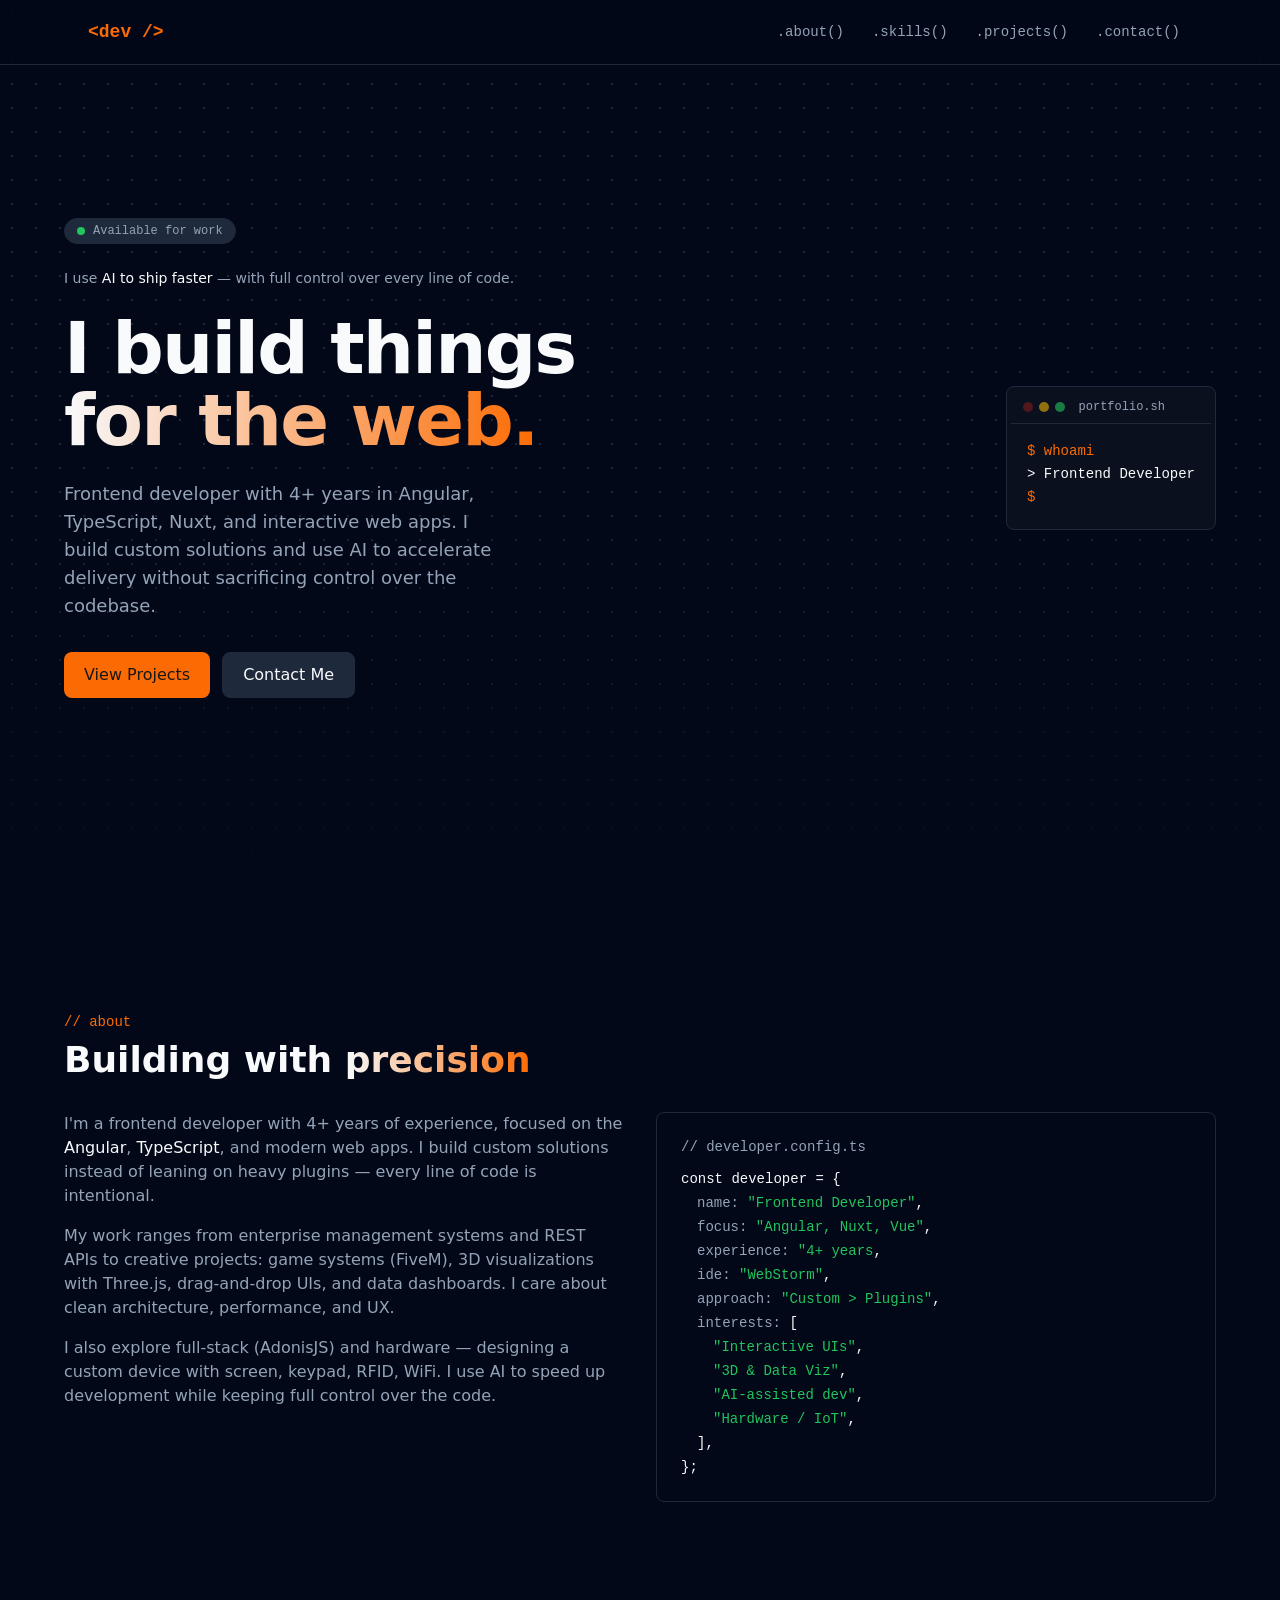
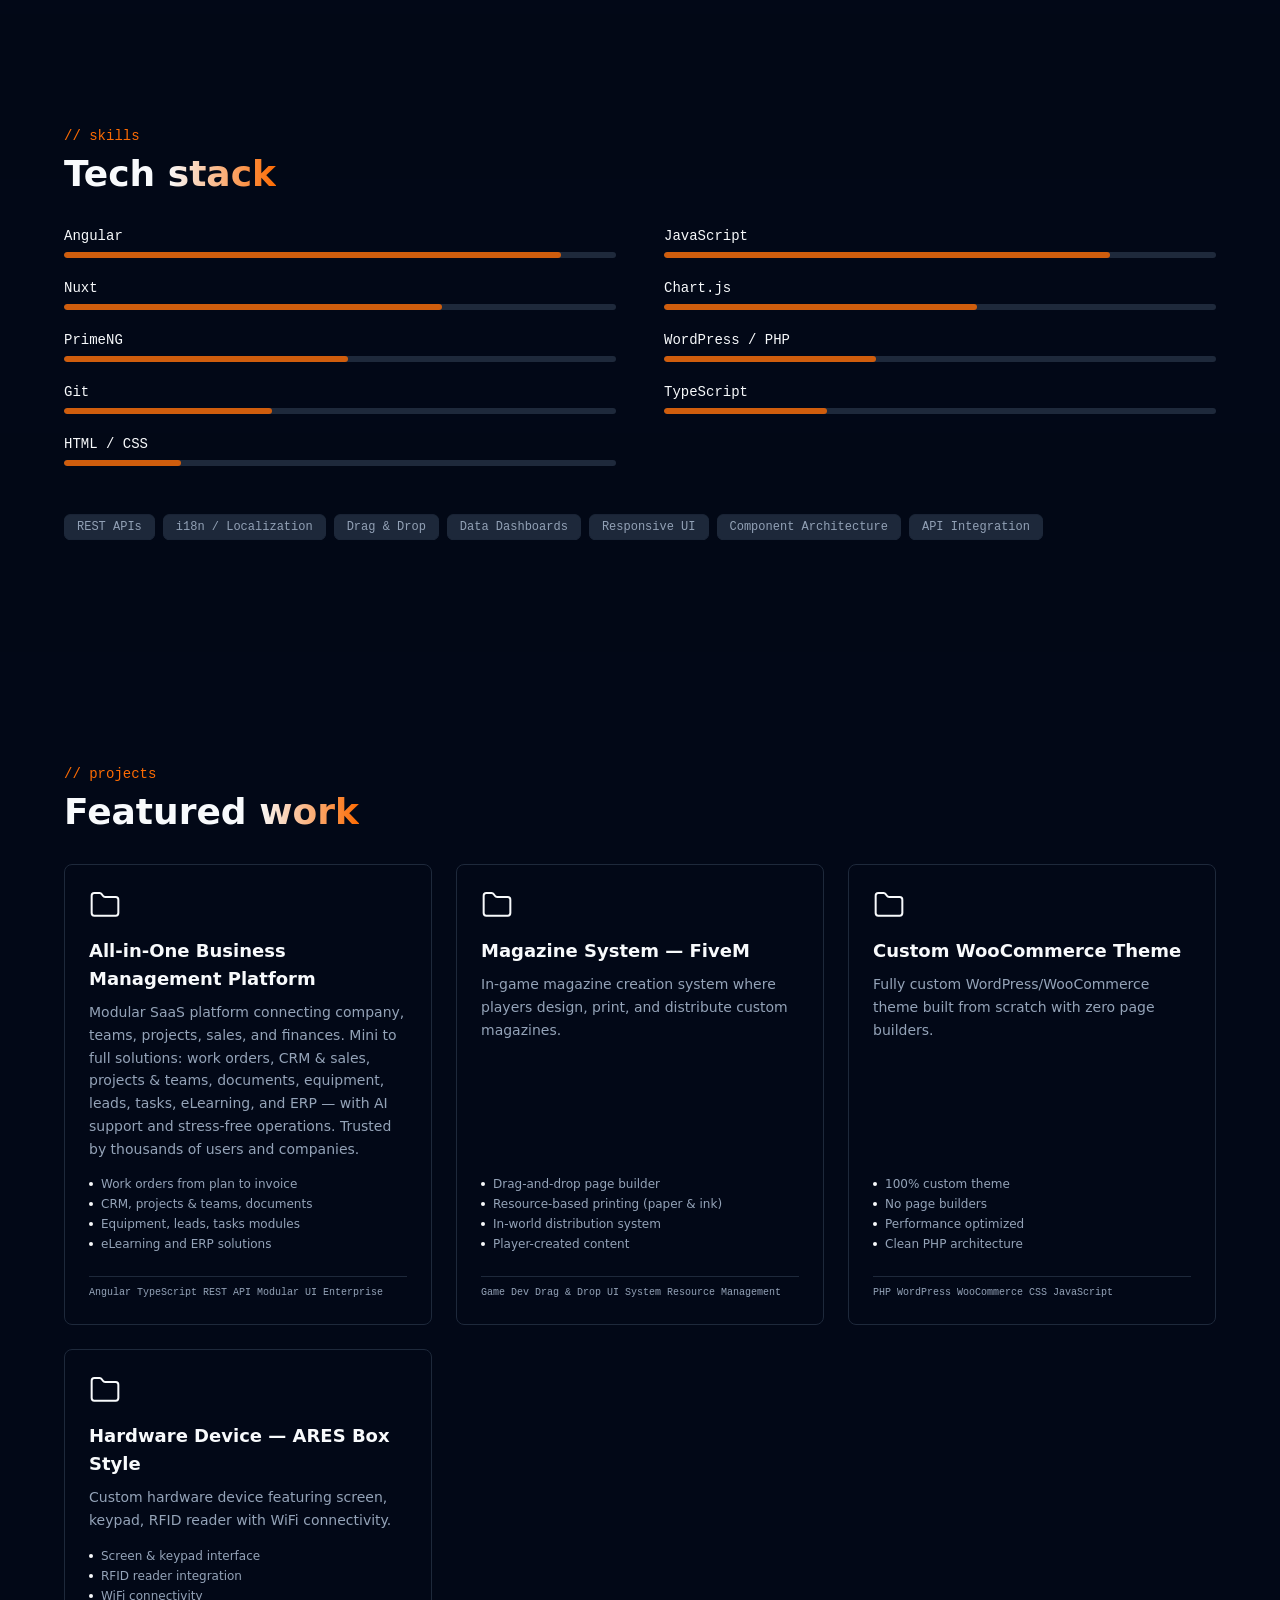
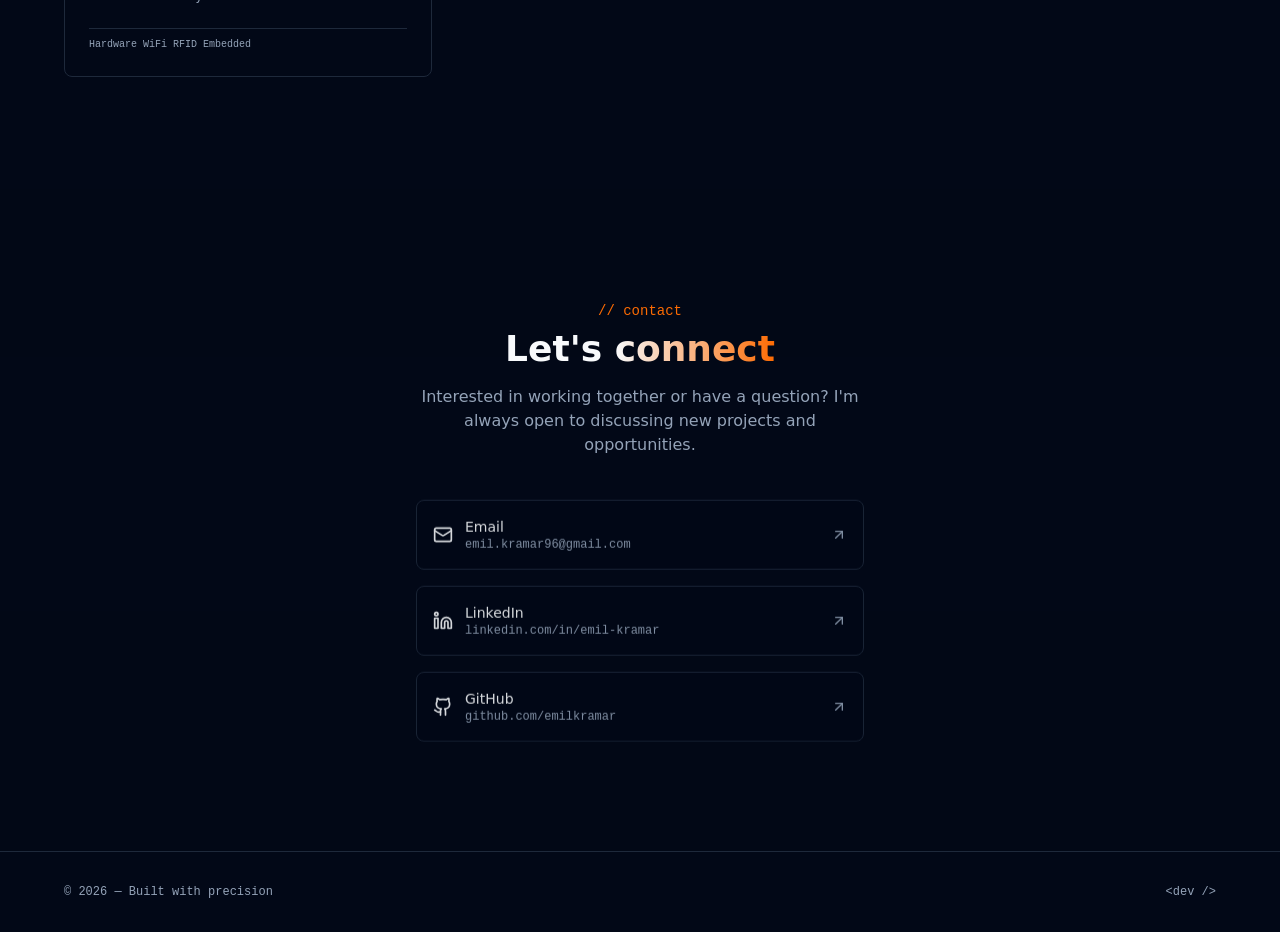
<file: index.html>
<!DOCTYPE html><html><head><meta charset="utf-8"><meta name="viewport" content="width=device-width, initial-scale=1"><link rel="stylesheet" href="/_nuxt/entry.BvJVeonO.css" crossorigin><link rel="preload" as="fetch" crossorigin="anonymous" href="/_payload.json?4b3d0009-052d-4ce3-9e1e-1551782396f5"><link rel="modulepreload" as="script" crossorigin href="/_nuxt/CisTD6m_.js"><script type="module" src="/_nuxt/CisTD6m_.js" crossorigin></script></head><body><div id="__nuxt"><div class="min-h-screen bg-background"><nav class="fixed top-0 left-0 right-0 z-50 border-b border-border bg-background/80 backdrop-blur-xl"><div class="mx-auto flex max-w-6xl items-center justify-between gap-4 px-4 py-3 sm:px-6 sm:py-4"><button type="button" class="shrink-0 font-mono text-base font-bold text-orange sm:text-lg"> &lt;dev /&gt; </button><div class="hidden items-center gap-1 md:flex"><!--[--><button type="button" class="rounded-md px-3 py-1.5 font-mono text-sm text-muted-foreground transition-colors hover:text-orange"> .about() </button><button type="button" class="rounded-md px-3 py-1.5 font-mono text-sm text-muted-foreground transition-colors hover:text-orange"> .skills() </button><button type="button" class="rounded-md px-3 py-1.5 font-mono text-sm text-muted-foreground transition-colors hover:text-orange"> .projects() </button><button type="button" class="rounded-md px-3 py-1.5 font-mono text-sm text-muted-foreground transition-colors hover:text-orange"> .contact() </button><!--]--></div><button type="button" class="flex h-10 w-10 shrink-0 items-center justify-center rounded-md text-muted-foreground transition-colors hover:text-orange md:hidden" aria-label="Toggle menu"><svg xmlns="http://www.w3.org/2000/svg" width="24" height="24" viewBox="0 0 24 24" fill="none" stroke="currentColor" stroke-width="2" stroke-linecap="round" stroke-linejoin="round" class="lucide lucide-menu-icon lucide-menu" aria-hidden="true"><path d="M4 5h16"></path><path d="M4 12h16"></path><path d="M4 19h16"></path></svg></button></div><div class="border-t border-border bg-background/95 backdrop-blur-xl md:hidden" style="display:none;"><div class="mx-auto max-w-6xl space-y-0 px-4 py-3"><!--[--><button type="button" class="block w-full rounded-md px-3 py-3 text-left font-mono text-sm text-muted-foreground transition-colors hover:bg-secondary hover:text-orange"> .about() </button><button type="button" class="block w-full rounded-md px-3 py-3 text-left font-mono text-sm text-muted-foreground transition-colors hover:bg-secondary hover:text-orange"> .skills() </button><button type="button" class="block w-full rounded-md px-3 py-3 text-left font-mono text-sm text-muted-foreground transition-colors hover:bg-secondary hover:text-orange"> .projects() </button><button type="button" class="block w-full rounded-md px-3 py-3 text-left font-mono text-sm text-muted-foreground transition-colors hover:bg-secondary hover:text-orange"> .contact() </button><!--]--></div></div></nav><section class="relative flex min-h-screen items-center dot-grid section-padding pt-32"><div class="absolute inset-0 bg-gradient-to-b from-transparent via-transparent to-background"></div><div class="relative mx-auto flex w-full max-w-6xl flex-col items-center gap-12 lg:flex-row lg:items-center lg:justify-between"><div class="flex-1 space-y-6"><div class="inline-flex flex-wrap items-center gap-2 rounded-full border border-border bg-secondary px-3 py-1"><span class="h-2 w-2 rounded-full bg-terminal-green animate-pulse"></span><span class="font-mono text-xs text-muted-foreground">Available for work</span></div><p class="text-sm text-muted-foreground"> I use <span class="font-medium text-foreground">AI to ship faster</span> — with full control over every line of code. </p><h1 class="text-4xl font-bold leading-tight tracking-tight md:text-6xl lg:text-7xl"> I build things <br><span class="gradient-text">for the web.</span></h1><p class="max-w-md text-lg text-muted-foreground"> Frontend developer with 4+ years in Angular, TypeScript, Nuxt, and interactive web apps. I build custom solutions and use AI to accelerate delivery without sacrificing control over the codebase. </p><div class="flex gap-3 pt-2"><button type="button" class="btn-orange rounded-lg px-5 py-2.5 font-medium transition-all"> View Projects </button><button type="button" class="rounded-lg border border-border bg-secondary px-5 py-2.5 font-medium text-secondary-foreground transition-colors hover:border-primary/30"> Contact Me </button></div></div><div class="shrink-0"><div class="w-full max-w-lg rounded-lg border border-border bg-terminal-bg p-1"><div class="flex items-center gap-1.5 border-b border-border px-3 py-2"><div class="h-2.5 w-2.5 rounded-full bg-destructive/60"></div><div class="h-2.5 w-2.5 rounded-full bg-yellow-500/60"></div><div class="h-2.5 w-2.5 rounded-full bg-terminal-green/60"></div><span class="ml-2 font-mono text-xs text-muted-foreground">portfolio.sh</span></div><div class="p-4 font-mono text-sm leading-relaxed"><!--[--><!--]--><!----></div></div></div></div></section><section id="about" class="section-padding"><div class="mx-auto max-w-6xl"><div><h2 class="mb-2 font-mono text-sm text-orange">// about</h2><h3 class="mb-8 text-3xl font-bold md:text-4xl"> Building with <span class="gradient-text">precision</span></h3></div><div class="grid gap-8 md:grid-cols-2"><div class="space-y-4 text-muted-foreground"><p> I&#39;m a frontend developer with 4+ years of experience, focused on the <span class="font-medium text-foreground">Angular</span>, <span class="font-medium text-foreground">TypeScript</span>, and modern web apps. I build custom solutions instead of leaning on heavy plugins — every line of code is intentional. </p><p> My work ranges from enterprise management systems and REST APIs to creative projects: game systems (FiveM), 3D visualizations with Three.js, drag-and-drop UIs, and data dashboards. I care about clean architecture, performance, and UX. </p><p> I also explore full-stack (AdonisJS) and hardware — designing a custom device with screen, keypad, RFID, WiFi. I use AI to speed up development while keeping full control over the code. </p></div><div class="rounded-lg border border-border bg-card p-6 font-mono text-sm"><div class="mb-3 text-muted-foreground">// developer.config.ts</div><div class="space-y-1"><div><span class="text-primary">const</span> developer = {</div><div class="pl-4"><span class="text-muted-foreground">name:</span> <span class="text-terminal-green">&quot;Frontend Developer&quot;</span>,</div><div class="pl-4"><span class="text-muted-foreground">focus:</span> <span class="text-terminal-green">&quot;Angular, Nuxt, Vue&quot;</span>,</div><div class="pl-4"><span class="text-muted-foreground">experience:</span> <span class="text-terminal-green">&quot;4+ years</span>,</div><div class="pl-4"><span class="text-muted-foreground">ide:</span> <span class="text-terminal-green">&quot;WebStorm&quot;</span>,</div><div class="pl-4"><span class="text-muted-foreground">approach:</span> <span class="text-terminal-green">&quot;Custom &gt; Plugins&quot;</span>,</div><div class="pl-4"><span class="text-muted-foreground">interests:</span> [</div><div class="pl-8"><span class="text-terminal-green">&quot;Interactive UIs&quot;</span>,</div><div class="pl-8"><span class="text-terminal-green">&quot;3D &amp; Data Viz&quot;</span>,</div><div class="pl-8"><span class="text-terminal-green">&quot;AI-assisted dev&quot;</span>,</div><div class="pl-8"><span class="text-terminal-green">&quot;Hardware / IoT&quot;</span>,</div><div class="pl-4">],</div><div>};</div></div></div></div></div></section><section id="skills" class="section-padding bg-card/50"><div class="mx-auto max-w-6xl"><div duration="500"><h2 class="mb-2 font-mono text-sm text-orange">// skills</h2><h3 class="mb-8 text-3xl font-bold md:text-4xl"> Tech <span class="gradient-text">stack</span></h3></div><div class="grid gap-x-12 gap-y-5 md:grid-cols-2"><!--[--><div delay="0" duration="400" class="group"><div class="mb-1.5 flex items-center justify-between"><span class="font-mono text-sm text-foreground">Angular</span><span class="font-mono text-xs text-muted-foreground opacity-0 transition-opacity group-hover:opacity-100">95%</span></div><div class="h-1.5 overflow-hidden rounded-full bg-secondary"><div delay="200" duration="800" class="h-full rounded-full opacity-80 skill-bar-core"></div></div></div><div delay="50" duration="400" class="group"><div class="mb-1.5 flex items-center justify-between"><span class="font-mono text-sm text-foreground">JavaScript</span><span class="font-mono text-xs text-muted-foreground opacity-0 transition-opacity group-hover:opacity-100">90%</span></div><div class="h-1.5 overflow-hidden rounded-full bg-secondary"><div delay="250" duration="800" class="h-full rounded-full opacity-80 skill-bar-core"></div></div></div><div delay="100" duration="400" class="group"><div class="mb-1.5 flex items-center justify-between"><span class="font-mono text-sm text-foreground">Nuxt</span><span class="font-mono text-xs text-muted-foreground opacity-0 transition-opacity group-hover:opacity-100">82%</span></div><div class="h-1.5 overflow-hidden rounded-full bg-secondary"><div delay="300" duration="800" class="h-full rounded-full opacity-80 skill-bar-frameworks"></div></div></div><div delay="150" duration="400" class="group"><div class="mb-1.5 flex items-center justify-between"><span class="font-mono text-sm text-foreground">Chart.js</span><span class="font-mono text-xs text-muted-foreground opacity-0 transition-opacity group-hover:opacity-100">75%</span></div><div class="h-1.5 overflow-hidden rounded-full bg-secondary"><div delay="350" duration="800" class="h-full rounded-full opacity-80 skill-bar-libraries"></div></div></div><div delay="200" duration="400" class="group"><div class="mb-1.5 flex items-center justify-between"><span class="font-mono text-sm text-foreground">PrimeNG</span><span class="font-mono text-xs text-muted-foreground opacity-0 transition-opacity group-hover:opacity-100">78%</span></div><div class="h-1.5 overflow-hidden rounded-full bg-secondary"><div delay="400" duration="800" class="h-full rounded-full opacity-80 skill-bar-libraries"></div></div></div><div delay="250" duration="400" class="group"><div class="mb-1.5 flex items-center justify-between"><span class="font-mono text-sm text-foreground">WordPress / PHP</span><span class="font-mono text-xs text-muted-foreground opacity-0 transition-opacity group-hover:opacity-100">70%</span></div><div class="h-1.5 overflow-hidden rounded-full bg-secondary"><div delay="450" duration="800" class="h-full rounded-full opacity-80 skill-bar-other"></div></div></div><div delay="300" duration="400" class="group"><div class="mb-1.5 flex items-center justify-between"><span class="font-mono text-sm text-foreground">Git</span><span class="font-mono text-xs text-muted-foreground opacity-0 transition-opacity group-hover:opacity-100">88%</span></div><div class="h-1.5 overflow-hidden rounded-full bg-secondary"><div delay="500" duration="800" class="h-full rounded-full opacity-80 skill-bar-tools"></div></div></div><div delay="350" duration="400" class="group"><div class="mb-1.5 flex items-center justify-between"><span class="font-mono text-sm text-foreground">TypeScript</span><span class="font-mono text-xs text-muted-foreground opacity-0 transition-opacity group-hover:opacity-100">92%</span></div><div class="h-1.5 overflow-hidden rounded-full bg-secondary"><div delay="550" duration="800" class="h-full rounded-full opacity-80 skill-bar-core"></div></div></div><div delay="400" duration="400" class="group"><div class="mb-1.5 flex items-center justify-between"><span class="font-mono text-sm text-foreground">HTML / CSS</span><span class="font-mono text-xs text-muted-foreground opacity-0 transition-opacity group-hover:opacity-100">93%</span></div><div class="h-1.5 overflow-hidden rounded-full bg-secondary"><div delay="600" duration="800" class="h-full rounded-full opacity-80 skill-bar-core"></div></div></div><!--]--></div><div delay="400" duration="500" class="mt-12 flex flex-wrap gap-2"><!--[--><span class="rounded-md border border-border bg-secondary px-3 py-1 font-mono text-xs text-muted-foreground">REST APIs</span><span class="rounded-md border border-border bg-secondary px-3 py-1 font-mono text-xs text-muted-foreground">i18n / Localization</span><span class="rounded-md border border-border bg-secondary px-3 py-1 font-mono text-xs text-muted-foreground">Drag &amp; Drop</span><span class="rounded-md border border-border bg-secondary px-3 py-1 font-mono text-xs text-muted-foreground">Data Dashboards</span><span class="rounded-md border border-border bg-secondary px-3 py-1 font-mono text-xs text-muted-foreground">Responsive UI</span><span class="rounded-md border border-border bg-secondary px-3 py-1 font-mono text-xs text-muted-foreground">Component Architecture</span><span class="rounded-md border border-border bg-secondary px-3 py-1 font-mono text-xs text-muted-foreground">API Integration</span><!--]--></div></div></section><section id="projects" class="section-padding"><div class="mx-auto max-w-6xl"><div duration="500"><h2 class="mb-2 font-mono text-sm text-orange">// projects</h2><h3 class="mb-8 text-3xl font-bold md:text-4xl"> Featured <span class="gradient-text">work</span></h3></div><div class="grid gap-6 sm:grid-cols-2 lg:grid-cols-3"><!--[--><div delay="0" duration="400" class="group project-card flex flex-col rounded-lg border border-border bg-card p-6 transition-colors"><div class="mb-4 flex items-start justify-between"><svg xmlns="http://www.w3.org/2000/svg" width="32" height="32" viewBox="0 0 24 24" fill="none" stroke="currentColor" stroke-width="1.5" stroke-linecap="round" stroke-linejoin="round" class="lucide text-primary lucide-folder-icon lucide-folder text-primary" aria-hidden="true"><path d="M20 20a2 2 0 0 0 2-2V8a2 2 0 0 0-2-2h-7.9a2 2 0 0 1-1.69-.9L9.6 3.9A2 2 0 0 0 7.93 3H4a2 2 0 0 0-2 2v13a2 2 0 0 0 2 2Z"></path></svg><div class="flex gap-2"><!----></div></div><h4 class="project-card-title mb-2 text-lg font-semibold text-foreground transition-colors">All-in-One Business Management Platform</h4><p class="mb-4 flex-1 text-sm leading-relaxed text-muted-foreground">Modular SaaS platform connecting company, teams, projects, sales, and finances. Mini to full solutions: work orders, CRM &amp; sales, projects &amp; teams, documents, equipment, leads, tasks, eLearning, and ERP — with AI support and stress-free operations. Trusted by thousands of users and companies.</p><ul class="mb-6 space-y-1"><!--[--><li class="flex items-center gap-2 text-xs text-muted-foreground"><span class="project-card-dot h-1 w-1 shrink-0 rounded-full bg-primary transition-colors"></span> Work orders from plan to invoice</li><li class="flex items-center gap-2 text-xs text-muted-foreground"><span class="project-card-dot h-1 w-1 shrink-0 rounded-full bg-primary transition-colors"></span> CRM, projects &amp; teams, documents</li><li class="flex items-center gap-2 text-xs text-muted-foreground"><span class="project-card-dot h-1 w-1 shrink-0 rounded-full bg-primary transition-colors"></span> Equipment, leads, tasks modules</li><li class="flex items-center gap-2 text-xs text-muted-foreground"><span class="project-card-dot h-1 w-1 shrink-0 rounded-full bg-primary transition-colors"></span> eLearning and ERP solutions</li><!--]--></ul><div class="flex flex-wrap gap-1.5 border-t border-border pt-2"><!--[--><span class="font-mono text-[10px] text-muted-foreground">Angular</span><span class="font-mono text-[10px] text-muted-foreground">TypeScript</span><span class="font-mono text-[10px] text-muted-foreground">REST API</span><span class="font-mono text-[10px] text-muted-foreground">Modular UI</span><span class="font-mono text-[10px] text-muted-foreground">Enterprise</span><!--]--></div></div><div delay="100" duration="400" class="group project-card flex flex-col rounded-lg border border-border bg-card p-6 transition-colors"><div class="mb-4 flex items-start justify-between"><svg xmlns="http://www.w3.org/2000/svg" width="32" height="32" viewBox="0 0 24 24" fill="none" stroke="currentColor" stroke-width="1.5" stroke-linecap="round" stroke-linejoin="round" class="lucide text-primary lucide-folder-icon lucide-folder text-primary" aria-hidden="true"><path d="M20 20a2 2 0 0 0 2-2V8a2 2 0 0 0-2-2h-7.9a2 2 0 0 1-1.69-.9L9.6 3.9A2 2 0 0 0 7.93 3H4a2 2 0 0 0-2 2v13a2 2 0 0 0 2 2Z"></path></svg><div class="flex gap-2"><!----></div></div><h4 class="project-card-title mb-2 text-lg font-semibold text-foreground transition-colors">Magazine System — FiveM</h4><p class="mb-4 flex-1 text-sm leading-relaxed text-muted-foreground">In-game magazine creation system where players design, print, and distribute custom magazines.</p><ul class="mb-6 space-y-1"><!--[--><li class="flex items-center gap-2 text-xs text-muted-foreground"><span class="project-card-dot h-1 w-1 shrink-0 rounded-full bg-primary transition-colors"></span> Drag-and-drop page builder</li><li class="flex items-center gap-2 text-xs text-muted-foreground"><span class="project-card-dot h-1 w-1 shrink-0 rounded-full bg-primary transition-colors"></span> Resource-based printing (paper &amp; ink)</li><li class="flex items-center gap-2 text-xs text-muted-foreground"><span class="project-card-dot h-1 w-1 shrink-0 rounded-full bg-primary transition-colors"></span> In-world distribution system</li><li class="flex items-center gap-2 text-xs text-muted-foreground"><span class="project-card-dot h-1 w-1 shrink-0 rounded-full bg-primary transition-colors"></span> Player-created content</li><!--]--></ul><div class="flex flex-wrap gap-1.5 border-t border-border pt-2"><!--[--><span class="font-mono text-[10px] text-muted-foreground">Game Dev</span><span class="font-mono text-[10px] text-muted-foreground">Drag &amp; Drop</span><span class="font-mono text-[10px] text-muted-foreground">UI System</span><span class="font-mono text-[10px] text-muted-foreground">Resource Management</span><!--]--></div></div><div delay="200" duration="400" class="group project-card flex flex-col rounded-lg border border-border bg-card p-6 transition-colors"><div class="mb-4 flex items-start justify-between"><svg xmlns="http://www.w3.org/2000/svg" width="32" height="32" viewBox="0 0 24 24" fill="none" stroke="currentColor" stroke-width="1.5" stroke-linecap="round" stroke-linejoin="round" class="lucide text-primary lucide-folder-icon lucide-folder text-primary" aria-hidden="true"><path d="M20 20a2 2 0 0 0 2-2V8a2 2 0 0 0-2-2h-7.9a2 2 0 0 1-1.69-.9L9.6 3.9A2 2 0 0 0 7.93 3H4a2 2 0 0 0-2 2v13a2 2 0 0 0 2 2Z"></path></svg><div class="flex gap-2"><!----></div></div><h4 class="project-card-title mb-2 text-lg font-semibold text-foreground transition-colors">Custom WooCommerce Theme</h4><p class="mb-4 flex-1 text-sm leading-relaxed text-muted-foreground">Fully custom WordPress/WooCommerce theme built from scratch with zero page builders.</p><ul class="mb-6 space-y-1"><!--[--><li class="flex items-center gap-2 text-xs text-muted-foreground"><span class="project-card-dot h-1 w-1 shrink-0 rounded-full bg-primary transition-colors"></span> 100% custom theme</li><li class="flex items-center gap-2 text-xs text-muted-foreground"><span class="project-card-dot h-1 w-1 shrink-0 rounded-full bg-primary transition-colors"></span> No page builders</li><li class="flex items-center gap-2 text-xs text-muted-foreground"><span class="project-card-dot h-1 w-1 shrink-0 rounded-full bg-primary transition-colors"></span> Performance optimized</li><li class="flex items-center gap-2 text-xs text-muted-foreground"><span class="project-card-dot h-1 w-1 shrink-0 rounded-full bg-primary transition-colors"></span> Clean PHP architecture</li><!--]--></ul><div class="flex flex-wrap gap-1.5 border-t border-border pt-2"><!--[--><span class="font-mono text-[10px] text-muted-foreground">PHP</span><span class="font-mono text-[10px] text-muted-foreground">WordPress</span><span class="font-mono text-[10px] text-muted-foreground">WooCommerce</span><span class="font-mono text-[10px] text-muted-foreground">CSS</span><span class="font-mono text-[10px] text-muted-foreground">JavaScript</span><!--]--></div></div><div delay="300" duration="400" class="group project-card flex flex-col rounded-lg border border-border bg-card p-6 transition-colors"><div class="mb-4 flex items-start justify-between"><svg xmlns="http://www.w3.org/2000/svg" width="32" height="32" viewBox="0 0 24 24" fill="none" stroke="currentColor" stroke-width="1.5" stroke-linecap="round" stroke-linejoin="round" class="lucide text-primary lucide-folder-icon lucide-folder text-primary" aria-hidden="true"><path d="M20 20a2 2 0 0 0 2-2V8a2 2 0 0 0-2-2h-7.9a2 2 0 0 1-1.69-.9L9.6 3.9A2 2 0 0 0 7.93 3H4a2 2 0 0 0-2 2v13a2 2 0 0 0 2 2Z"></path></svg><div class="flex gap-2"><!----></div></div><h4 class="project-card-title mb-2 text-lg font-semibold text-foreground transition-colors">Hardware Device — ARES Box Style</h4><p class="mb-4 flex-1 text-sm leading-relaxed text-muted-foreground">Custom hardware device featuring screen, keypad, RFID reader with WiFi connectivity.</p><ul class="mb-6 space-y-1"><!--[--><li class="flex items-center gap-2 text-xs text-muted-foreground"><span class="project-card-dot h-1 w-1 shrink-0 rounded-full bg-primary transition-colors"></span> Screen &amp; keypad interface</li><li class="flex items-center gap-2 text-xs text-muted-foreground"><span class="project-card-dot h-1 w-1 shrink-0 rounded-full bg-primary transition-colors"></span> RFID reader integration</li><li class="flex items-center gap-2 text-xs text-muted-foreground"><span class="project-card-dot h-1 w-1 shrink-0 rounded-full bg-primary transition-colors"></span> WiFi connectivity</li><!--]--></ul><div class="flex flex-wrap gap-1.5 border-t border-border pt-2"><!--[--><span class="font-mono text-[10px] text-muted-foreground">Hardware</span><span class="font-mono text-[10px] text-muted-foreground">WiFi</span><span class="font-mono text-[10px] text-muted-foreground">RFID</span><span class="font-mono text-[10px] text-muted-foreground">Embedded</span><!--]--></div></div><!--]--></div></div></section><section id="contact" class="section-padding bg-card/50"><div class="mx-auto max-w-6xl"><div duration="500" class="text-center"><h2 class="mb-2 font-mono text-sm text-orange">// contact</h2><h3 class="mb-4 text-3xl font-bold md:text-4xl"> Let&#39;s <span class="gradient-text">connect</span></h3><p class="mx-auto mb-10 max-w-md text-muted-foreground"> Interested in working together or have a question? I&#39;m always open to discussing new projects and opportunities. </p></div><div delay="200" duration="500" class="mx-auto flex max-w-md flex-col gap-4"><a href="mailto:emil.kramar96@gmail.com" class="contact-link-card group flex items-center justify-between rounded-lg border border-border bg-card p-4 transition-all card-hover"><div class="flex items-center gap-3"><svg xmlns="http://www.w3.org/2000/svg" width="20" height="20" viewBox="0 0 24 24" fill="none" stroke="currentColor" stroke-width="2" stroke-linecap="round" stroke-linejoin="round" class="lucide text-primary lucide-mail-icon lucide-mail text-primary" aria-hidden="true"><path d="m22 7-8.991 5.727a2 2 0 0 1-2.009 0L2 7"></path><rect x="2" y="4" width="20" height="16" rx="2"></rect></svg><div><div class="text-sm font-medium text-foreground">Email</div><div class="font-mono text-xs text-muted-foreground">emil.kramar96@gmail.com</div></div></div><svg xmlns="http://www.w3.org/2000/svg" width="24" height="24" viewBox="0 0 24 24" fill="none" stroke="currentColor" stroke-width="2" stroke-linecap="round" stroke-linejoin="round" class="lucide contact-link-arrow h-4 w-4 text-muted-foreground transition-transform group-hover:-translate-y-0.5 group-hover:translate-x-0.5 lucide-arrow-up-right-icon lucide-arrow-up-right contact-link-arrow h-4 w-4 text-muted-foreground transition-transform group-hover:-translate-y-0.5 group-hover:translate-x-0.5" aria-hidden="true"><path d="M7 7h10v10"></path><path d="M7 17 17 7"></path></svg></a><a href="https://www.linkedin.com/in/emil-kramar/" target="_blank" rel="noopener noreferrer" class="contact-link-card group flex items-center justify-between rounded-lg border border-border bg-card p-4 transition-all card-hover"><div class="flex items-center gap-3"><svg xmlns="http://www.w3.org/2000/svg" width="20" height="20" viewBox="0 0 24 24" fill="none" stroke="currentColor" stroke-width="2" stroke-linecap="round" stroke-linejoin="round" class="lucide text-primary lucide-linkedin-icon lucide-linkedin text-primary" aria-hidden="true"><path d="M16 8a6 6 0 0 1 6 6v7h-4v-7a2 2 0 0 0-2-2 2 2 0 0 0-2 2v7h-4v-7a6 6 0 0 1 6-6z"></path><rect width="4" height="12" x="2" y="9"></rect><circle cx="4" cy="4" r="2"></circle></svg><div><div class="text-sm font-medium text-foreground">LinkedIn</div><div class="font-mono text-xs text-muted-foreground">linkedin.com/in/emil-kramar</div></div></div><svg xmlns="http://www.w3.org/2000/svg" width="24" height="24" viewBox="0 0 24 24" fill="none" stroke="currentColor" stroke-width="2" stroke-linecap="round" stroke-linejoin="round" class="lucide contact-link-arrow h-4 w-4 text-muted-foreground transition-transform group-hover:-translate-y-0.5 group-hover:translate-x-0.5 lucide-arrow-up-right-icon lucide-arrow-up-right contact-link-arrow h-4 w-4 text-muted-foreground transition-transform group-hover:-translate-y-0.5 group-hover:translate-x-0.5" aria-hidden="true"><path d="M7 7h10v10"></path><path d="M7 17 17 7"></path></svg></a><a href="https://github.com/emilkramar" target="_blank" rel="noopener noreferrer" class="contact-link-card group flex items-center justify-between rounded-lg border border-border bg-card p-4 transition-all card-hover"><div class="flex items-center gap-3"><svg xmlns="http://www.w3.org/2000/svg" width="20" height="20" viewBox="0 0 24 24" fill="none" stroke="currentColor" stroke-width="2" stroke-linecap="round" stroke-linejoin="round" class="lucide text-primary lucide-github-icon lucide-github text-primary" aria-hidden="true"><path d="M15 22v-4a4.8 4.8 0 0 0-1-3.5c3 0 6-2 6-5.5.08-1.25-.27-2.48-1-3.5.28-1.15.28-2.35 0-3.5 0 0-1 0-3 1.5-2.64-.5-5.36-.5-8 0C6 2 5 2 5 2c-.3 1.15-.3 2.35 0 3.5A5.403 5.403 0 0 0 4 9c0 3.5 3 5.5 6 5.5-.39.49-.68 1.05-.85 1.65-.17.6-.22 1.23-.15 1.85v4"></path><path d="M9 18c-4.51 2-5-2-7-2"></path></svg><div><div class="text-sm font-medium text-foreground">GitHub</div><div class="font-mono text-xs text-muted-foreground">github.com/emilkramar</div></div></div><svg xmlns="http://www.w3.org/2000/svg" width="24" height="24" viewBox="0 0 24 24" fill="none" stroke="currentColor" stroke-width="2" stroke-linecap="round" stroke-linejoin="round" class="lucide contact-link-arrow h-4 w-4 text-muted-foreground transition-transform group-hover:-translate-y-0.5 group-hover:translate-x-0.5 lucide-arrow-up-right-icon lucide-arrow-up-right contact-link-arrow h-4 w-4 text-muted-foreground transition-transform group-hover:-translate-y-0.5 group-hover:translate-x-0.5" aria-hidden="true"><path d="M7 7h10v10"></path><path d="M7 17 17 7"></path></svg></a></div></div></section><footer class="border-t border-border px-6 py-8"><div class="mx-auto flex max-w-6xl items-center justify-between"><span class="font-mono text-xs text-muted-foreground"> © 2026 — Built with precision </span><span class="font-mono text-xs text-muted-foreground"> &lt;dev /&gt; </span></div></footer></div></div><div id="teleports"></div><script>window.__NUXT__={};window.__NUXT__.config={public:{motion:{}},app:{baseURL:"/",buildId:"4b3d0009-052d-4ce3-9e1e-1551782396f5",buildAssetsDir:"/_nuxt/",cdnURL:""}}</script><script type="application/json" data-nuxt-data="nuxt-app" data-ssr="true" id="__NUXT_DATA__" data-src="/_payload.json?4b3d0009-052d-4ce3-9e1e-1551782396f5">[{"state":1,"once":3,"_errors":4,"serverRendered":6,"path":7,"prerenderedAt":8},["Reactive",2],{},["Set"],["ShallowReactive",5],{},true,"/",1773324178012]</script></body></html>
</file>
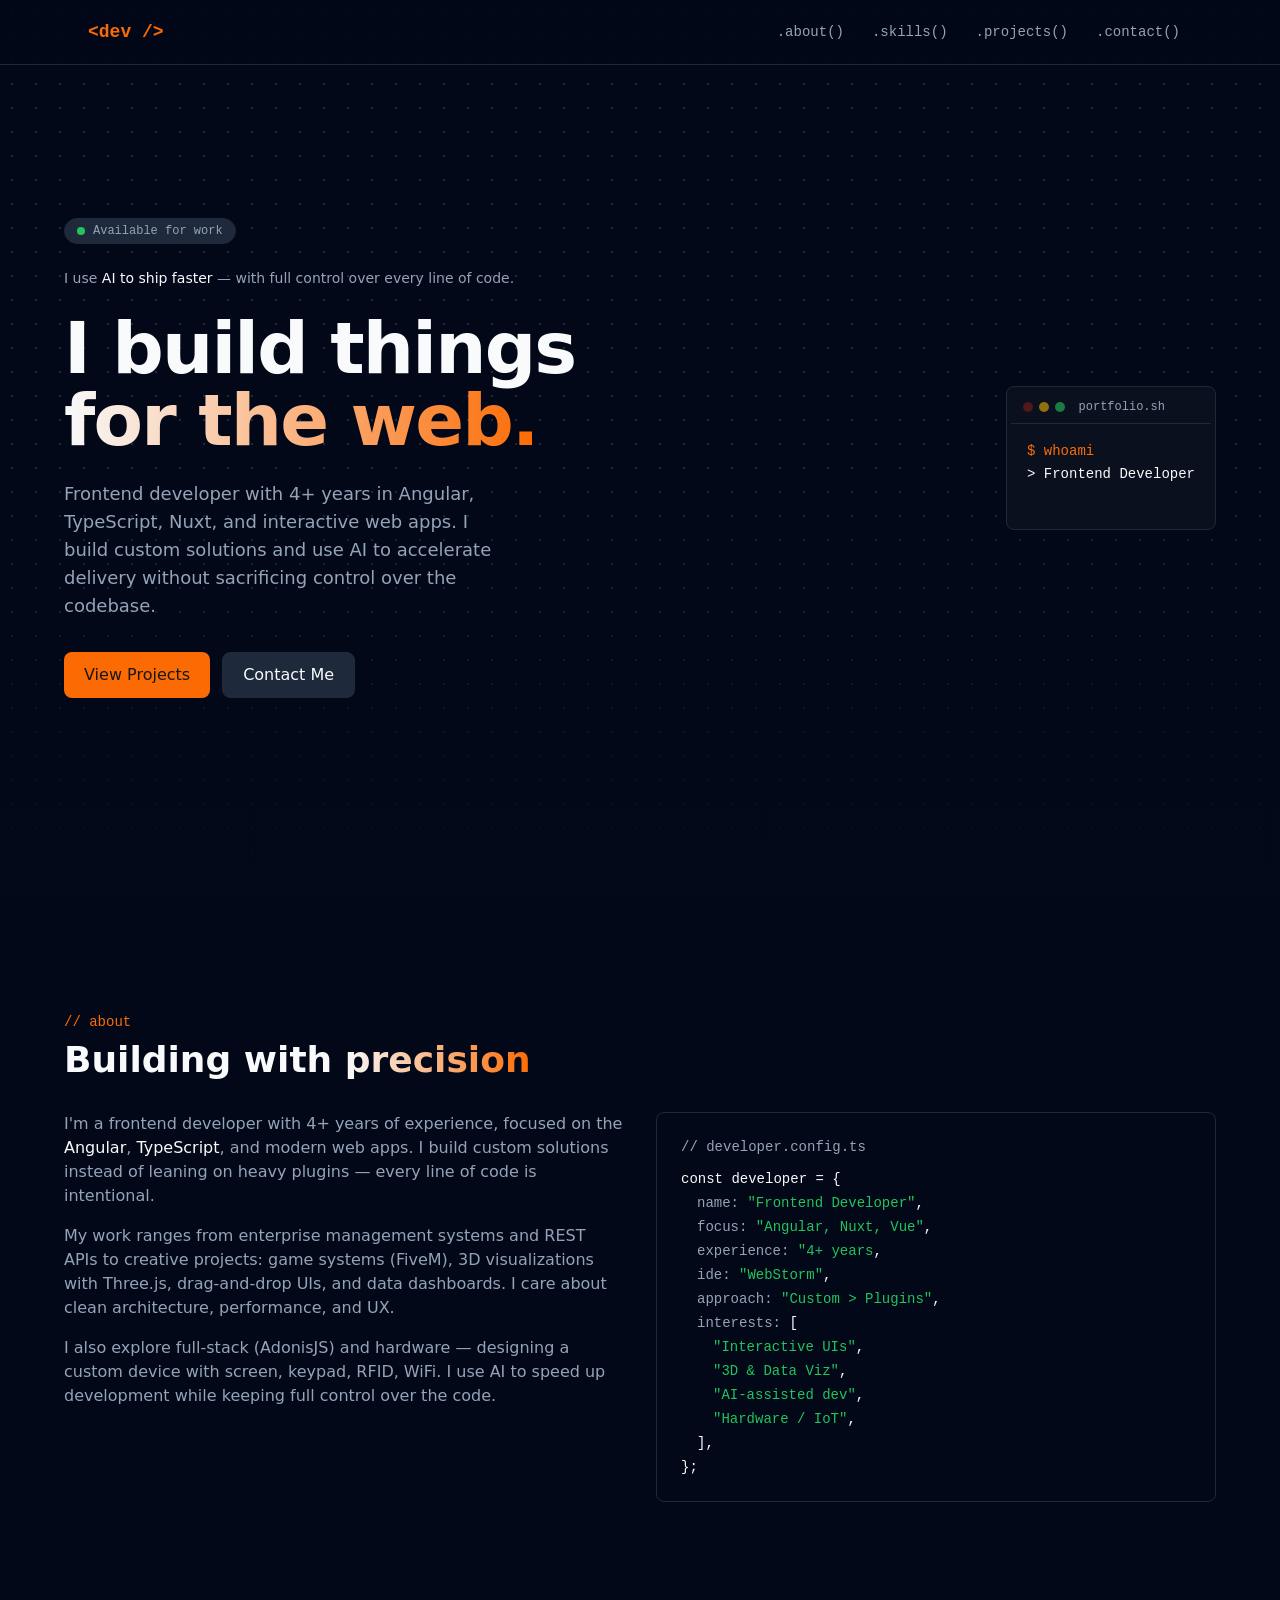
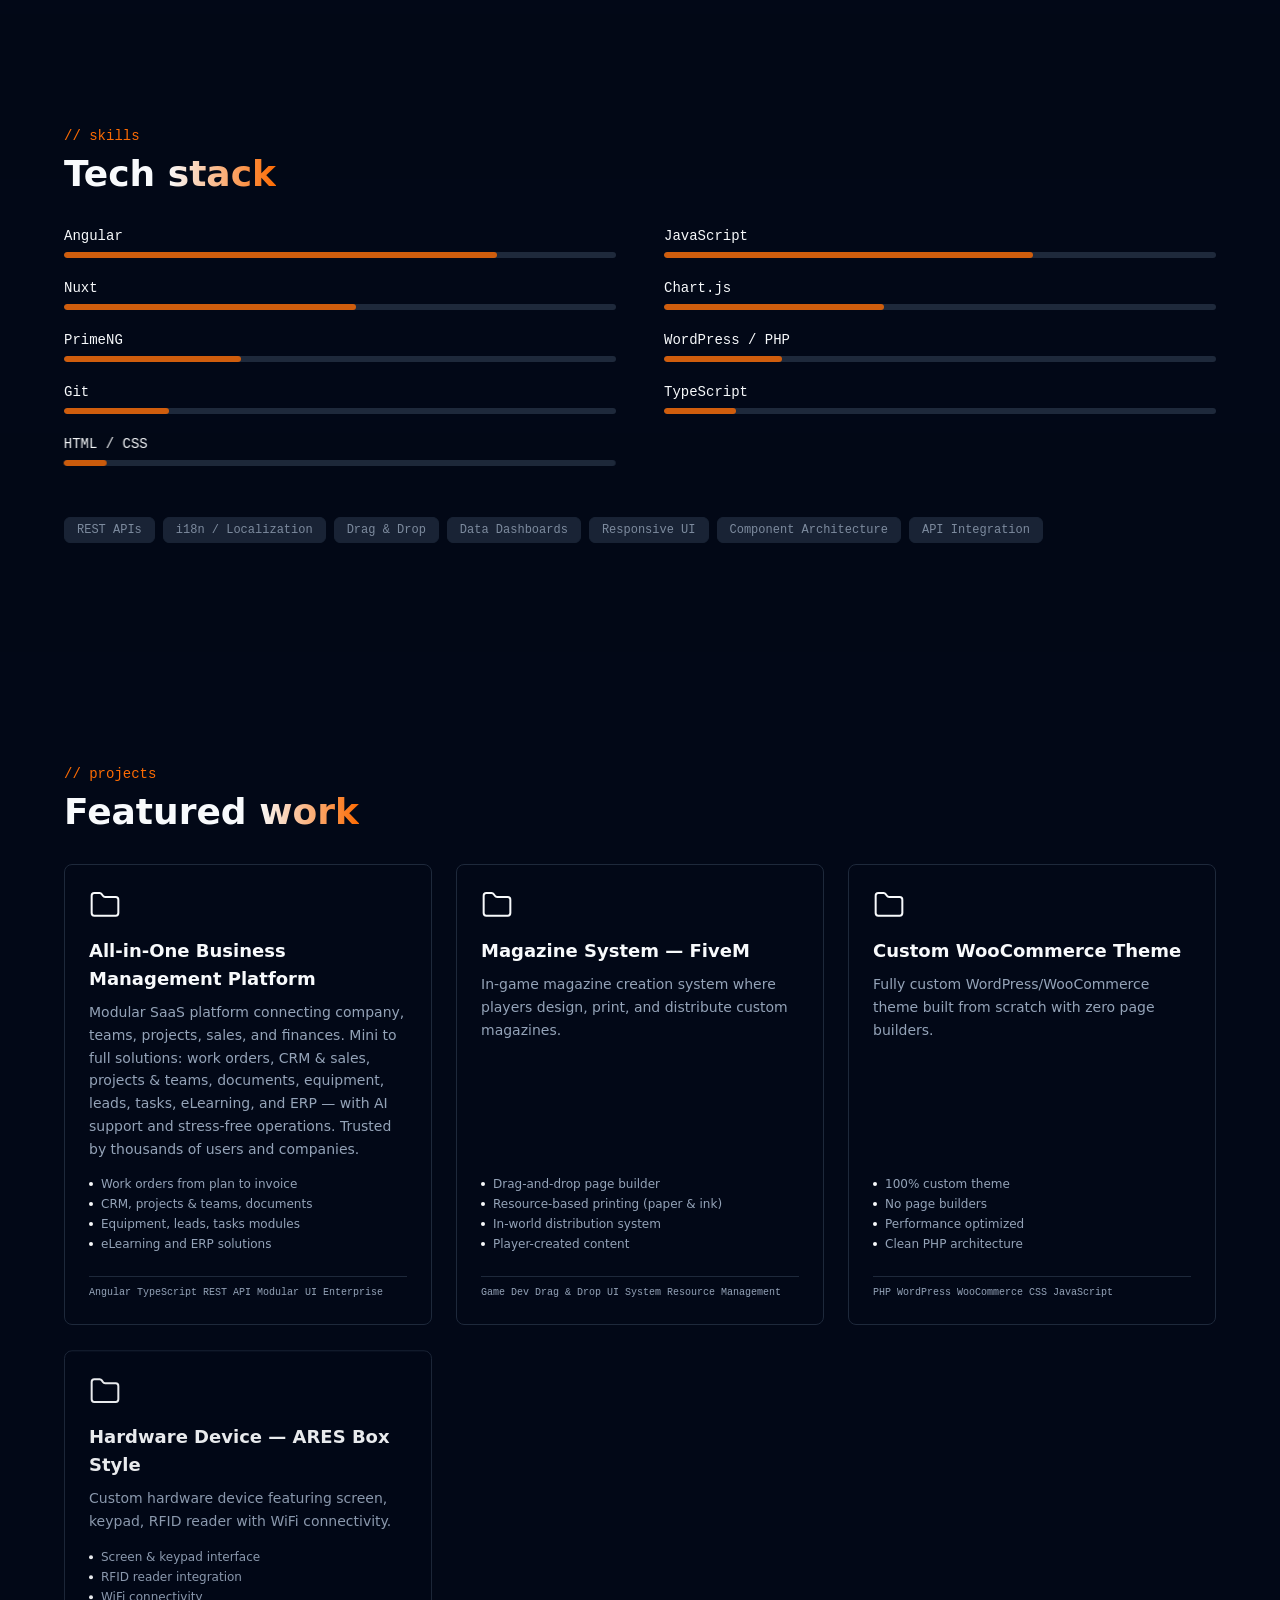
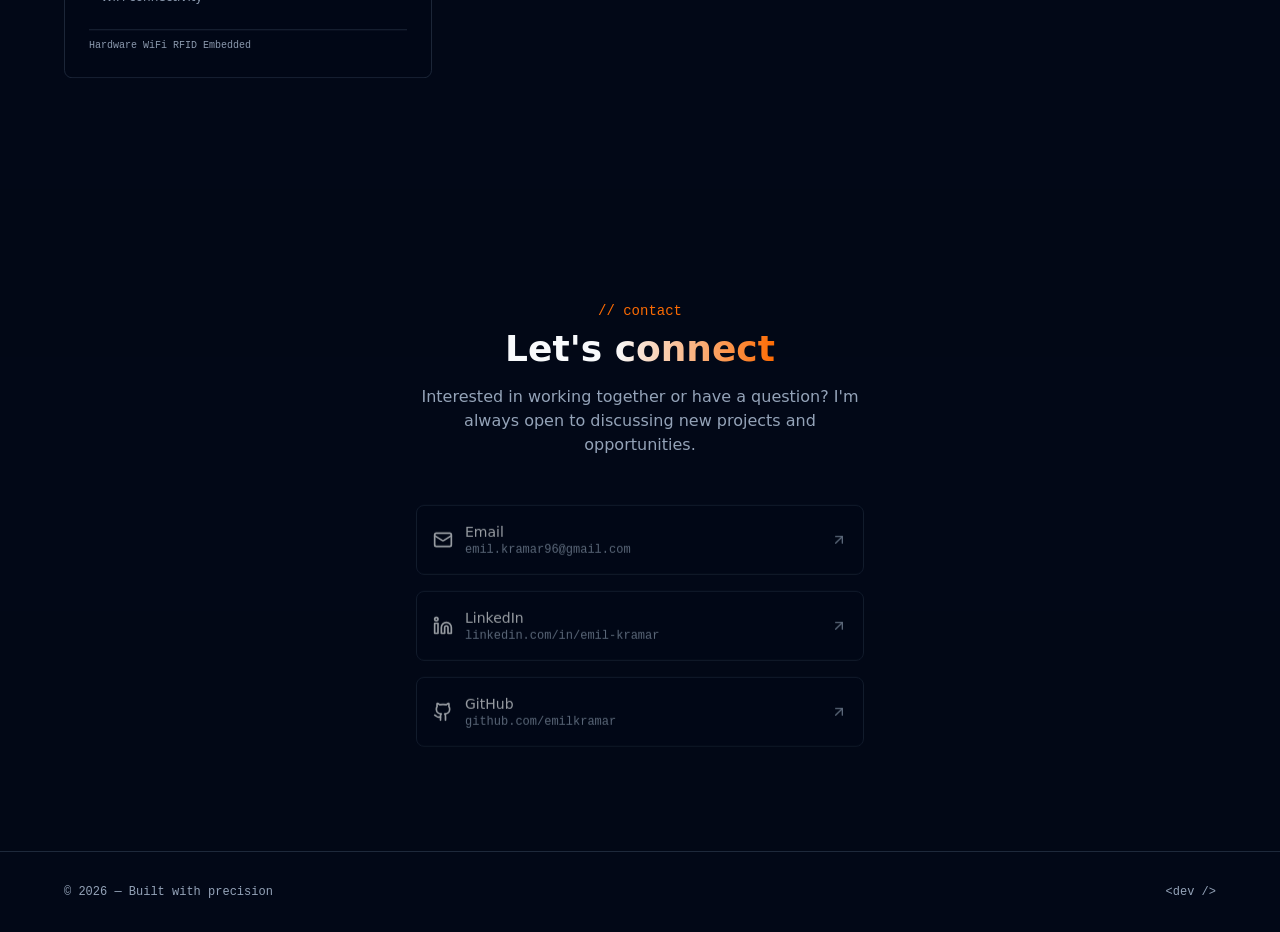
<file: 200.html>
<!DOCTYPE html><html><head><meta charset="utf-8"><meta name="viewport" content="width=device-width, initial-scale=1"><link rel="stylesheet" href="/_nuxt/entry.BvJVeonO.css" crossorigin><link rel="modulepreload" as="script" crossorigin href="/_nuxt/CisTD6m_.js"><script type="module" src="/_nuxt/CisTD6m_.js" crossorigin></script></head><body><div id="__nuxt"></div><div id="teleports"></div><script>window.__NUXT__={};window.__NUXT__.config={public:{motion:{}},app:{baseURL:"/",buildId:"4b3d0009-052d-4ce3-9e1e-1551782396f5",buildAssetsDir:"/_nuxt/",cdnURL:""}}</script><script type="application/json" data-nuxt-data="nuxt-app" data-ssr="false" id="__NUXT_DATA__">[{"prerenderedAt":1,"serverRendered":2},1773324178013,false]</script></body></html>
</file>
<file: _nuxt/entry.BvJVeonO.css>
*,::backdrop,:after,:before{--tw-border-spacing-x:0;--tw-border-spacing-y:0;--tw-translate-x:0;--tw-translate-y:0;--tw-rotate:0;--tw-skew-x:0;--tw-skew-y:0;--tw-scale-x:1;--tw-scale-y:1;--tw-pan-x: ;--tw-pan-y: ;--tw-pinch-zoom: ;--tw-scroll-snap-strictness:proximity;--tw-gradient-from-position: ;--tw-gradient-via-position: ;--tw-gradient-to-position: ;--tw-ordinal: ;--tw-slashed-zero: ;--tw-numeric-figure: ;--tw-numeric-spacing: ;--tw-numeric-fraction: ;--tw-ring-inset: ;--tw-ring-offset-width:0px;--tw-ring-offset-color:#fff;--tw-ring-color:#3b82f680;--tw-ring-offset-shadow:0 0 #0000;--tw-ring-shadow:0 0 #0000;--tw-shadow:0 0 #0000;--tw-shadow-colored:0 0 #0000;--tw-blur: ;--tw-brightness: ;--tw-contrast: ;--tw-grayscale: ;--tw-hue-rotate: ;--tw-invert: ;--tw-saturate: ;--tw-sepia: ;--tw-drop-shadow: ;--tw-backdrop-blur: ;--tw-backdrop-brightness: ;--tw-backdrop-contrast: ;--tw-backdrop-grayscale: ;--tw-backdrop-hue-rotate: ;--tw-backdrop-invert: ;--tw-backdrop-opacity: ;--tw-backdrop-saturate: ;--tw-backdrop-sepia: ;--tw-contain-size: ;--tw-contain-layout: ;--tw-contain-paint: ;--tw-contain-style: }:host,html{line-height:1.5;-webkit-text-size-adjust:100%;font-family:ui-sans-serif,system-ui,sans-serif,Apple Color Emoji,Segoe UI Emoji,Segoe UI Symbol,Noto Color Emoji;font-feature-settings:normal;font-variation-settings:normal;tab-size:4;-webkit-tap-highlight-color:transparent}sub,sup{font-size:75%;line-height:0;position:relative;vertical-align:initial}button,input:where([type=button]),input:where([type=reset]),input:where([type=submit]){-webkit-appearance:button;background-color:initial;background-image:none}progress{vertical-align:initial}.gap-x-12{column-gap:3rem}.from-transparent{--tw-gradient-from:#0000 var(--tw-gradient-from-position);--tw-gradient-to:#0000 var(--tw-gradient-to-position);--tw-gradient-stops:var(--tw-gradient-from),var(--tw-gradient-to)}.via-transparent{--tw-gradient-to:#0000 var(--tw-gradient-to-position);--tw-gradient-stops:var(--tw-gradient-from),#0000 var(--tw-gradient-via-position),var(--tw-gradient-to)}*,:after,:before{--tw-border-spacing-x:0;--tw-border-spacing-y:0;--tw-translate-x:0;--tw-translate-y:0;--tw-rotate:0;--tw-skew-x:0;--tw-skew-y:0;--tw-scale-x:1;--tw-scale-y:1;--tw-pan-x: ;--tw-pan-y: ;--tw-pinch-zoom: ;--tw-scroll-snap-strictness:proximity;--tw-gradient-from-position: ;--tw-gradient-via-position: ;--tw-gradient-to-position: ;--tw-ordinal: ;--tw-slashed-zero: ;--tw-numeric-figure: ;--tw-numeric-spacing: ;--tw-numeric-fraction: ;--tw-ring-inset: ;--tw-ring-offset-width:0px;--tw-ring-offset-color:#fff;--tw-ring-color:rgba(59,130,246,.5);--tw-ring-offset-shadow:0 0 #0000;--tw-ring-shadow:0 0 #0000;--tw-shadow:0 0 #0000;--tw-shadow-colored:0 0 #0000;--tw-blur: ;--tw-brightness: ;--tw-contrast: ;--tw-grayscale: ;--tw-hue-rotate: ;--tw-invert: ;--tw-saturate: ;--tw-sepia: ;--tw-drop-shadow: ;--tw-backdrop-blur: ;--tw-backdrop-brightness: ;--tw-backdrop-contrast: ;--tw-backdrop-grayscale: ;--tw-backdrop-hue-rotate: ;--tw-backdrop-invert: ;--tw-backdrop-opacity: ;--tw-backdrop-saturate: ;--tw-backdrop-sepia: ;--tw-contain-size: ;--tw-contain-layout: ;--tw-contain-paint: ;--tw-contain-style: }::backdrop{--tw-border-spacing-x:0;--tw-border-spacing-y:0;--tw-translate-x:0;--tw-translate-y:0;--tw-rotate:0;--tw-skew-x:0;--tw-skew-y:0;--tw-scale-x:1;--tw-scale-y:1;--tw-pan-x: ;--tw-pan-y: ;--tw-pinch-zoom: ;--tw-scroll-snap-strictness:proximity;--tw-gradient-from-position: ;--tw-gradient-via-position: ;--tw-gradient-to-position: ;--tw-ordinal: ;--tw-slashed-zero: ;--tw-numeric-figure: ;--tw-numeric-spacing: ;--tw-numeric-fraction: ;--tw-ring-inset: ;--tw-ring-offset-width:0px;--tw-ring-offset-color:#fff;--tw-ring-color:rgba(59,130,246,.5);--tw-ring-offset-shadow:0 0 #0000;--tw-ring-shadow:0 0 #0000;--tw-shadow:0 0 #0000;--tw-shadow-colored:0 0 #0000;--tw-blur: ;--tw-brightness: ;--tw-contrast: ;--tw-grayscale: ;--tw-hue-rotate: ;--tw-invert: ;--tw-saturate: ;--tw-sepia: ;--tw-drop-shadow: ;--tw-backdrop-blur: ;--tw-backdrop-brightness: ;--tw-backdrop-contrast: ;--tw-backdrop-grayscale: ;--tw-backdrop-hue-rotate: ;--tw-backdrop-invert: ;--tw-backdrop-opacity: ;--tw-backdrop-saturate: ;--tw-backdrop-sepia: ;--tw-contain-size: ;--tw-contain-layout: ;--tw-contain-paint: ;--tw-contain-style: }*,:after,:before{border:0 solid #e5e7eb;box-sizing:border-box}:after,:before{--tw-content:""}:host,html{line-height:1.5;-webkit-text-size-adjust:100%;font-family:ui-sans-serif,system-ui,sans-serif,Apple Color Emoji,Segoe UI Emoji,Segoe UI Symbol,Noto Color Emoji;font-feature-settings:normal;font-variation-settings:normal;-moz-tab-size:4;-o-tab-size:4;tab-size:4;-webkit-tap-highlight-color:transparent}body{line-height:inherit;margin:0}hr{border-top-width:1px;color:inherit;height:0}abbr:where([title]){-webkit-text-decoration:underline dotted;text-decoration:underline dotted}h1,h2,h3,h4,h5,h6{font-size:inherit;font-weight:inherit}a{color:inherit;text-decoration:inherit}b,strong{font-weight:bolder}code,kbd,pre,samp{font-family:ui-monospace,SFMono-Regular,Menlo,Monaco,Consolas,Liberation Mono,Courier New,monospace;font-feature-settings:normal;font-size:1em;font-variation-settings:normal}small{font-size:80%}sub,sup{font-size:75%;line-height:0;position:relative;vertical-align:baseline}sub{bottom:-.25em}sup{top:-.5em}table{border-collapse:collapse;border-color:inherit;text-indent:0}button,input,optgroup,select,textarea{color:inherit;font-family:inherit;font-feature-settings:inherit;font-size:100%;font-variation-settings:inherit;font-weight:inherit;letter-spacing:inherit;line-height:inherit;margin:0;padding:0}button,select{text-transform:none}button,input:where([type=button]),input:where([type=reset]),input:where([type=submit]){-webkit-appearance:button;background-color:transparent;background-image:none}:-moz-focusring{outline:auto}:-moz-ui-invalid{box-shadow:none}progress{vertical-align:baseline}::-webkit-inner-spin-button,::-webkit-outer-spin-button{height:auto}[type=search]{-webkit-appearance:textfield;outline-offset:-2px}::-webkit-search-decoration{-webkit-appearance:none}::-webkit-file-upload-button{-webkit-appearance:button;font:inherit}summary{display:list-item}blockquote,dd,dl,figure,h1,h2,h3,h4,h5,h6,hr,p,pre{margin:0}fieldset{margin:0}fieldset,legend{padding:0}menu,ol,ul{list-style:none;margin:0;padding:0}dialog{padding:0}textarea{resize:vertical}input::-moz-placeholder,textarea::-moz-placeholder{color:#9ca3af;opacity:1}input::placeholder,textarea::placeholder{color:#9ca3af;opacity:1}[role=button],button{cursor:pointer}:disabled{cursor:default}audio,canvas,embed,iframe,img,object,svg,video{display:block;vertical-align:middle}img,video{height:auto;max-width:100%}[hidden]:where(:not([hidden=until-found])){display:none}:root{--background:222.2 84% 4.9%;--foreground:210 40% 98%;--card:222.2 84% 4.9%;--card-foreground:210 40% 98%;--primary:210 40% 98%;--primary-foreground:222.2 47.4% 11.2%;--secondary:217.2 32.6% 17.5%;--secondary-foreground:210 40% 98%;--muted:217.2 32.6% 17.5%;--muted-foreground:215 20.2% 65.1%;--accent:217.2 32.6% 17.5%;--accent-foreground:210 40% 98%;--destructive:0 62.8% 30.6%;--destructive-foreground:210 40% 98%;--border:217.2 32.6% 17.5%;--input:217.2 32.6% 17.5%;--ring:212.7 26.8% 83.9%;--radius:.5rem;--terminal-bg:222.2 47.4% 8%;--terminal-green:142 71% 45%;--orange:25 98% 50%;--orange-foreground:0 0% 9%}*{border-color:hsl(var(--border))}body{background-color:hsl(var(--background));color:hsl(var(--foreground));-webkit-font-smoothing:antialiased;-moz-osx-font-smoothing:grayscale}.section-padding{padding:5rem 1.5rem}@media(min-width:768px){.section-padding{padding-bottom:7rem;padding-top:7rem}}.gradient-text{-webkit-background-clip:text;background-clip:text;background-image:linear-gradient(to right,hsl(var(--primary)),hsl(var(--orange)));color:transparent}.card-hover{transition-duration:.2s;transition-property:all;transition-timing-function:cubic-bezier(.4,0,.2,1)}.card-hover:hover{--tw-shadow:0 4px 6px -1px rgba(0,0,0,.1),0 2px 4px -2px rgba(0,0,0,.1);--tw-shadow-colored:0 4px 6px -1px var(--tw-shadow-color),0 2px 4px -2px var(--tw-shadow-color);box-shadow:var(--tw-ring-offset-shadow,0 0 #0000),var(--tw-ring-shadow,0 0 #0000),var(--tw-shadow);--tw-shadow-color:hsl(var(--primary)/.05);--tw-shadow:var(--tw-shadow-colored)}.project-card{transition:border-color .2s,box-shadow .2s}.project-card:hover{border-color:hsl(var(--orange));box-shadow:0 1px 3px #0000001a,0 1px 2px -1px #0000001a}.project-card:hover .project-card-title{color:hsl(var(--orange))}.project-card:hover .project-card-dot{background-color:hsl(var(--orange))}.contact-link-card{transition:border-color .2s}.contact-link-card:hover{border-color:hsl(var(--orange))}.contact-link-card:hover .contact-link-arrow{color:hsl(var(--orange))}.btn-orange{background-color:hsl(var(--orange));color:hsl(var(--orange-foreground))}.btn-orange:hover{filter:brightness(1.1)}.dot-grid{background-image:radial-gradient(circle,hsl(var(--border)) 1px,transparent 1px);background-size:24px 24px}.fixed{position:fixed}.absolute{position:absolute}.relative{position:relative}.inset-0{inset:0}.left-0{left:0}.right-0{right:0}.top-0{top:0}.z-50{z-index:50}.mx-auto{margin-left:auto;margin-right:auto}.mb-1\.5{margin-bottom:.375rem}.mb-10{margin-bottom:2.5rem}.mb-2{margin-bottom:.5rem}.mb-3{margin-bottom:.75rem}.mb-4{margin-bottom:1rem}.mb-6{margin-bottom:1.5rem}.mb-8{margin-bottom:2rem}.ml-0\.5{margin-left:.125rem}.ml-2{margin-left:.5rem}.mt-12{margin-top:3rem}.block{display:block}.inline-block{display:inline-block}.inline{display:inline}.flex{display:flex}.inline-flex{display:inline-flex}.grid{display:grid}.hidden{display:none}.h-1{height:.25rem}.h-1\.5{height:.375rem}.h-10{height:2.5rem}.h-2{height:.5rem}.h-2\.5{height:.625rem}.h-4{height:1rem}.h-full{height:100%}.min-h-screen{min-height:100vh}.w-1{width:.25rem}.w-10{width:2.5rem}.w-2{width:.5rem}.w-2\.5{width:.625rem}.w-4{width:1rem}.w-full{width:100%}.max-w-6xl{max-width:72rem}.max-w-lg{max-width:32rem}.max-w-md{max-width:28rem}.flex-1{flex:1 1 0%}.shrink-0{flex-shrink:0}.-translate-y-2{--tw-translate-y:-.5rem}.-translate-y-2,.translate-y-0{transform:translate(var(--tw-translate-x),var(--tw-translate-y)) rotate(var(--tw-rotate)) skew(var(--tw-skew-x)) skewY(var(--tw-skew-y)) scaleX(var(--tw-scale-x)) scaleY(var(--tw-scale-y))}.translate-y-0{--tw-translate-y:0px}.translate-y-0\.5{--tw-translate-y:.125rem;transform:translate(var(--tw-translate-x),var(--tw-translate-y)) rotate(var(--tw-rotate)) skew(var(--tw-skew-x)) skewY(var(--tw-skew-y)) scaleX(var(--tw-scale-x)) scaleY(var(--tw-scale-y))}@keyframes pulse{50%{opacity:.5}}.animate-pulse{animation:pulse 2s cubic-bezier(.4,0,.6,1) infinite}.flex-col{flex-direction:column}.flex-wrap{flex-wrap:wrap}.items-start{align-items:flex-start}.items-center{align-items:center}.justify-center{justify-content:center}.justify-between{justify-content:space-between}.gap-1{gap:.25rem}.gap-1\.5{gap:.375rem}.gap-12{gap:3rem}.gap-2{gap:.5rem}.gap-3{gap:.75rem}.gap-4{gap:1rem}.gap-6{gap:1.5rem}.gap-8{gap:2rem}.gap-x-12{-moz-column-gap:3rem;column-gap:3rem}.gap-y-5{row-gap:1.25rem}.space-y-0>:not([hidden])~:not([hidden]){--tw-space-y-reverse:0;margin-bottom:calc(0px*var(--tw-space-y-reverse));margin-top:calc(0px*(1 - var(--tw-space-y-reverse)))}.space-y-1>:not([hidden])~:not([hidden]){--tw-space-y-reverse:0;margin-bottom:calc(.25rem*var(--tw-space-y-reverse));margin-top:calc(.25rem*(1 - var(--tw-space-y-reverse)))}.space-y-4>:not([hidden])~:not([hidden]){--tw-space-y-reverse:0;margin-bottom:calc(1rem*var(--tw-space-y-reverse));margin-top:calc(1rem*(1 - var(--tw-space-y-reverse)))}.space-y-6>:not([hidden])~:not([hidden]){--tw-space-y-reverse:0;margin-bottom:calc(1.5rem*var(--tw-space-y-reverse));margin-top:calc(1.5rem*(1 - var(--tw-space-y-reverse)))}.overflow-hidden{overflow:hidden}.rounded-full{border-radius:9999px}.rounded-lg{border-radius:var(--radius)}.rounded-md{border-radius:calc(var(--radius) - 2px)}.border{border-width:1px}.border-b{border-bottom-width:1px}.border-t{border-top-width:1px}.border-border{border-color:hsl(var(--border))}.bg-background{background-color:hsl(var(--background))}.bg-background\/80{background-color:hsl(var(--background)/.8)}.bg-background\/95{background-color:hsl(var(--background)/.95)}.bg-card{background-color:hsl(var(--card))}.bg-card\/50{background-color:hsl(var(--card)/.5)}.bg-destructive\/60{background-color:hsl(var(--destructive)/.6)}.bg-orange{background-color:hsl(var(--orange))}.bg-primary{background-color:hsl(var(--primary))}.bg-secondary{background-color:hsl(var(--secondary))}.bg-yellow-500\/60{background-color:#eab30899}.bg-gradient-to-b{background-image:linear-gradient(to bottom,var(--tw-gradient-stops))}.from-transparent{--tw-gradient-from:transparent var(--tw-gradient-from-position);--tw-gradient-to:transparent var(--tw-gradient-to-position);--tw-gradient-stops:var(--tw-gradient-from),var(--tw-gradient-to)}.via-transparent{--tw-gradient-to:transparent var(--tw-gradient-to-position);--tw-gradient-stops:var(--tw-gradient-from),transparent var(--tw-gradient-via-position),var(--tw-gradient-to)}.to-background{--tw-gradient-to:hsl(var(--background)) var(--tw-gradient-to-position)}.p-1{padding:.25rem}.p-4{padding:1rem}.p-6{padding:1.5rem}.px-3{padding-left:.75rem;padding-right:.75rem}.px-4{padding-left:1rem;padding-right:1rem}.px-5{padding-left:1.25rem;padding-right:1.25rem}.px-6{padding-left:1.5rem;padding-right:1.5rem}.py-1{padding-bottom:.25rem;padding-top:.25rem}.py-1\.5{padding-bottom:.375rem;padding-top:.375rem}.py-2{padding-bottom:.5rem;padding-top:.5rem}.py-2\.5{padding-bottom:.625rem;padding-top:.625rem}.py-3{padding-bottom:.75rem;padding-top:.75rem}.py-8{padding-bottom:2rem;padding-top:2rem}.pl-4{padding-left:1rem}.pl-8{padding-left:2rem}.pt-2{padding-top:.5rem}.pt-32{padding-top:8rem}.text-left{text-align:left}.text-center{text-align:center}.font-mono{font-family:ui-monospace,SFMono-Regular,Menlo,Monaco,Consolas,Liberation Mono,Courier New,monospace}.text-3xl{font-size:1.875rem;line-height:2.25rem}.text-4xl{font-size:2.25rem;line-height:2.5rem}.text-\[10px\]{font-size:10px}.text-base{font-size:1rem;line-height:1.5rem}.text-lg{font-size:1.125rem;line-height:1.75rem}.text-sm{font-size:.875rem;line-height:1.25rem}.text-xs{font-size:.75rem;line-height:1rem}.font-bold{font-weight:700}.font-medium{font-weight:500}.font-semibold{font-weight:600}.leading-relaxed{line-height:1.625}.leading-tight{line-height:1.25}.tracking-tight{letter-spacing:-.025em}.text-foreground{color:hsl(var(--foreground))}.text-muted-foreground{color:hsl(var(--muted-foreground))}.text-primary{color:hsl(var(--primary))}.text-secondary-foreground{color:hsl(var(--secondary-foreground))}.opacity-0{opacity:0}.opacity-100{opacity:1}.opacity-80{opacity:.8}.backdrop-blur-xl{--tw-backdrop-blur:blur(24px);-webkit-backdrop-filter:var(--tw-backdrop-blur) var(--tw-backdrop-brightness) var(--tw-backdrop-contrast) var(--tw-backdrop-grayscale) var(--tw-backdrop-hue-rotate) var(--tw-backdrop-invert) var(--tw-backdrop-opacity) var(--tw-backdrop-saturate) var(--tw-backdrop-sepia);backdrop-filter:var(--tw-backdrop-blur) var(--tw-backdrop-brightness) var(--tw-backdrop-contrast) var(--tw-backdrop-grayscale) var(--tw-backdrop-hue-rotate) var(--tw-backdrop-invert) var(--tw-backdrop-opacity) var(--tw-backdrop-saturate) var(--tw-backdrop-sepia)}.transition{transition-duration:.15s;transition-property:color,background-color,border-color,text-decoration-color,fill,stroke,opacity,box-shadow,transform,filter,backdrop-filter;transition-timing-function:cubic-bezier(.4,0,.2,1)}.transition-all{transition-duration:.15s;transition-property:all;transition-timing-function:cubic-bezier(.4,0,.2,1)}.transition-colors{transition-duration:.15s;transition-property:color,background-color,border-color,text-decoration-color,fill,stroke;transition-timing-function:cubic-bezier(.4,0,.2,1)}.transition-opacity{transition-duration:.15s;transition-property:opacity;transition-timing-function:cubic-bezier(.4,0,.2,1)}.transition-transform{transition-property:transform;transition-timing-function:cubic-bezier(.4,0,.2,1)}.duration-150,.transition-transform{transition-duration:.15s}.duration-200{transition-duration:.2s}.ease-in{transition-timing-function:cubic-bezier(.4,0,1,1)}.ease-out{transition-timing-function:cubic-bezier(0,0,.2,1)}.bg-terminal-bg{background-color:hsl(var(--terminal-bg))}.bg-terminal-green{background-color:hsl(var(--terminal-green))}.text-terminal-green{color:hsl(var(--terminal-green))}.text-orange{color:hsl(var(--orange))}.bg-terminal-green\/60{background-color:hsl(var(--terminal-green)/.6)}.skill-bar-core,.skill-bar-frameworks,.skill-bar-libraries,.skill-bar-other,.skill-bar-tools{background-color:hsl(var(--orange))}.hover\:border-primary\/30:hover{border-color:hsl(var(--primary)/.3)}.hover\:bg-secondary:hover{background-color:hsl(var(--secondary))}.hover\:text-foreground:hover{color:hsl(var(--foreground))}.hover\:text-orange:hover{color:hsl(var(--orange))}.group:hover .group-hover\:-translate-y-0\.5{--tw-translate-y:-.125rem}.group:hover .group-hover\:-translate-y-0\.5,.group:hover .group-hover\:translate-x-0\.5{transform:translate(var(--tw-translate-x),var(--tw-translate-y)) rotate(var(--tw-rotate)) skew(var(--tw-skew-x)) skewY(var(--tw-skew-y)) scaleX(var(--tw-scale-x)) scaleY(var(--tw-scale-y))}.group:hover .group-hover\:translate-x-0\.5{--tw-translate-x:.125rem}.group:hover .group-hover\:opacity-100{opacity:1}@media(min-width:640px){.sm\:grid-cols-2{grid-template-columns:repeat(2,minmax(0,1fr))}.sm\:px-6{padding-left:1.5rem;padding-right:1.5rem}.sm\:py-4{padding-bottom:1rem;padding-top:1rem}.sm\:text-lg{font-size:1.125rem;line-height:1.75rem}}@media(min-width:768px){.md\:flex{display:flex}.md\:hidden{display:none}.md\:grid-cols-2{grid-template-columns:repeat(2,minmax(0,1fr))}.md\:text-4xl{font-size:2.25rem;line-height:2.5rem}.md\:text-6xl{font-size:3.75rem;line-height:1}}@media(min-width:1024px){.lg\:grid-cols-3{grid-template-columns:repeat(3,minmax(0,1fr))}.lg\:flex-row{flex-direction:row}.lg\:items-center{align-items:center}.lg\:justify-between{justify-content:space-between}.lg\:text-7xl{font-size:4.5rem;line-height:1}}
</file>
